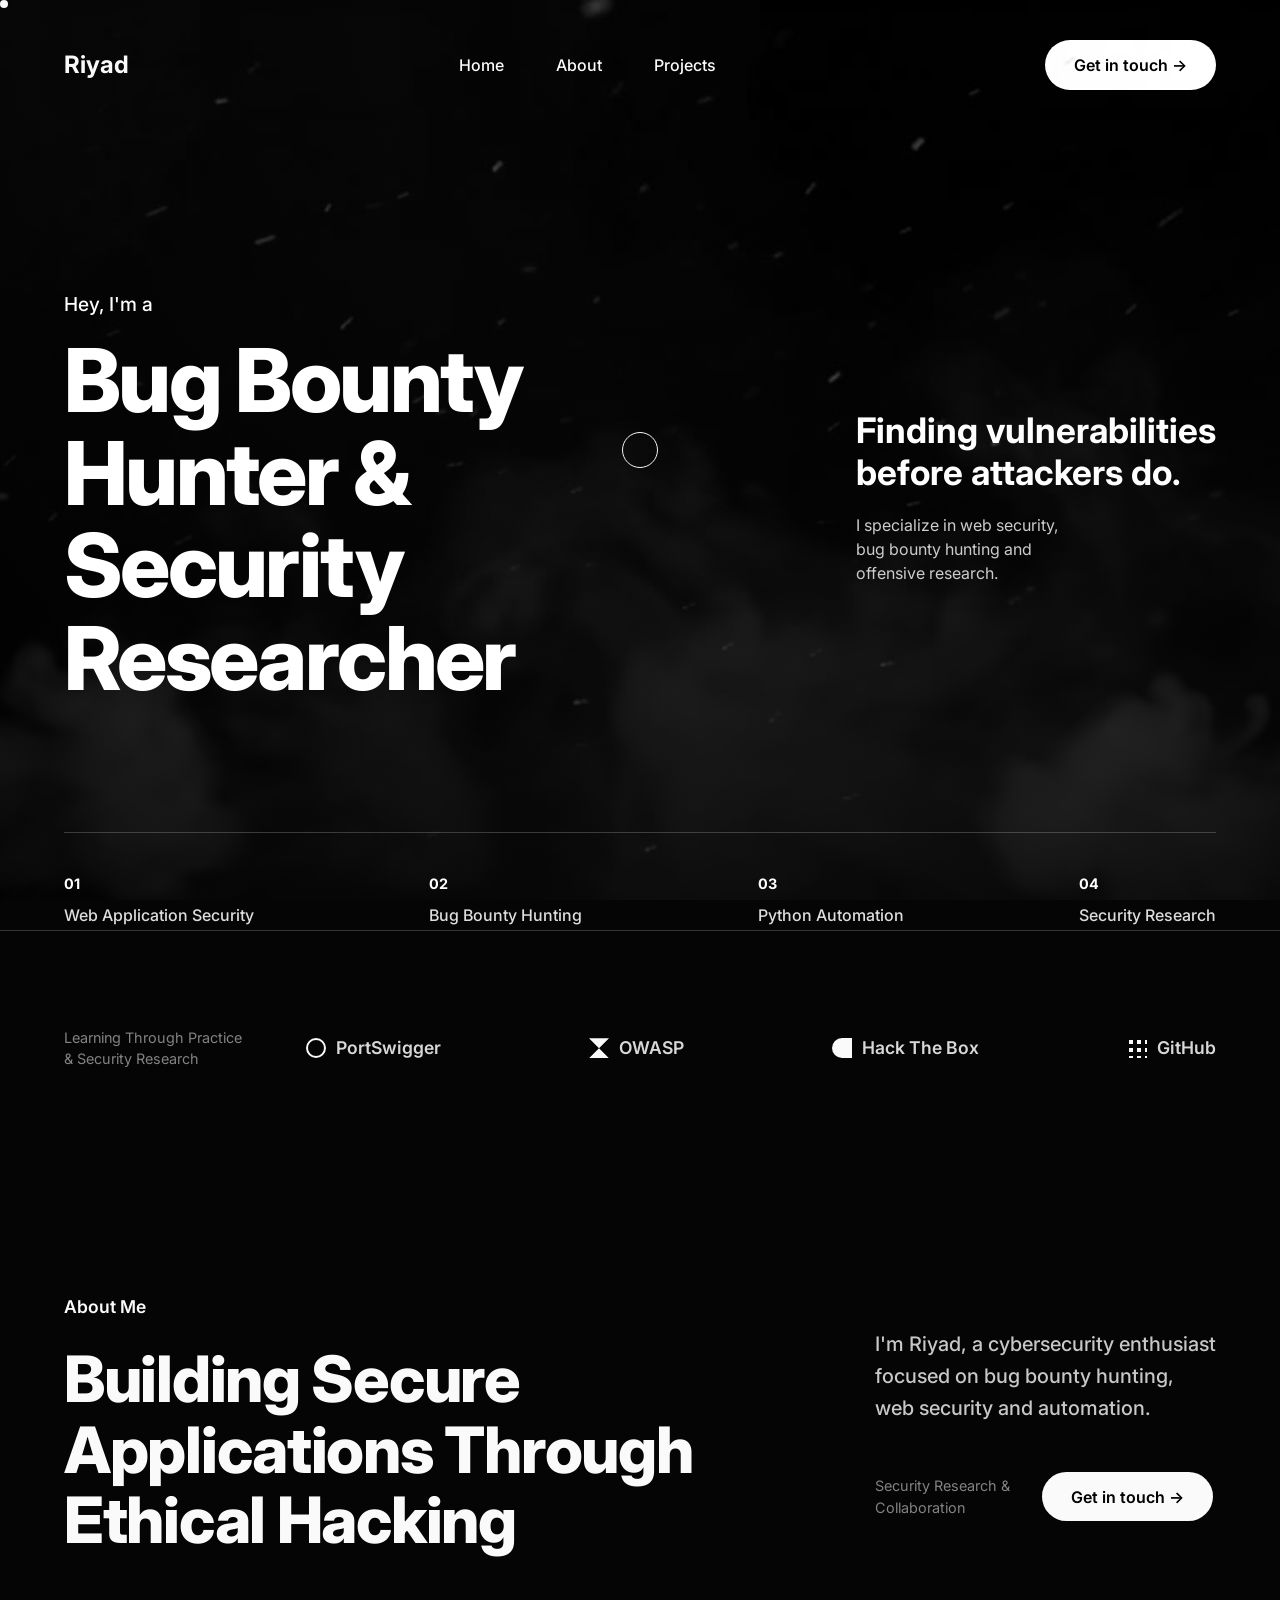
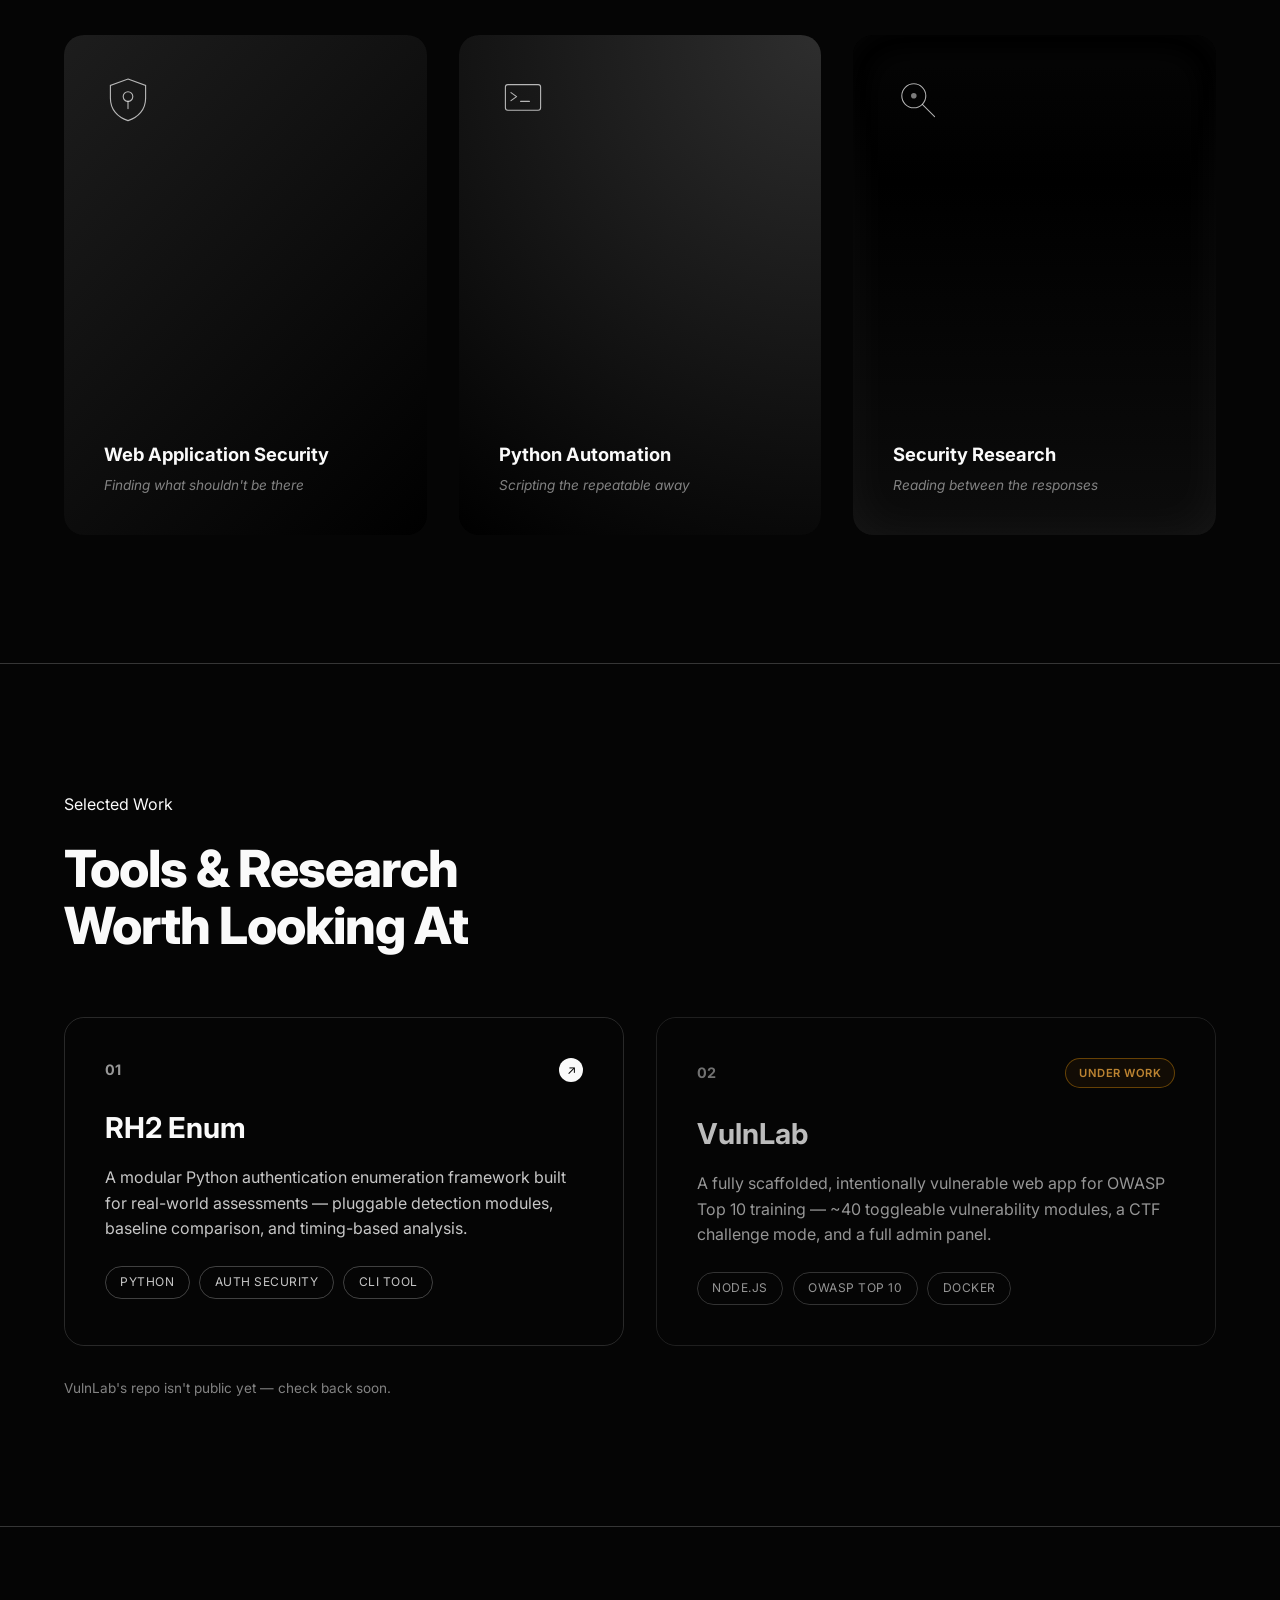
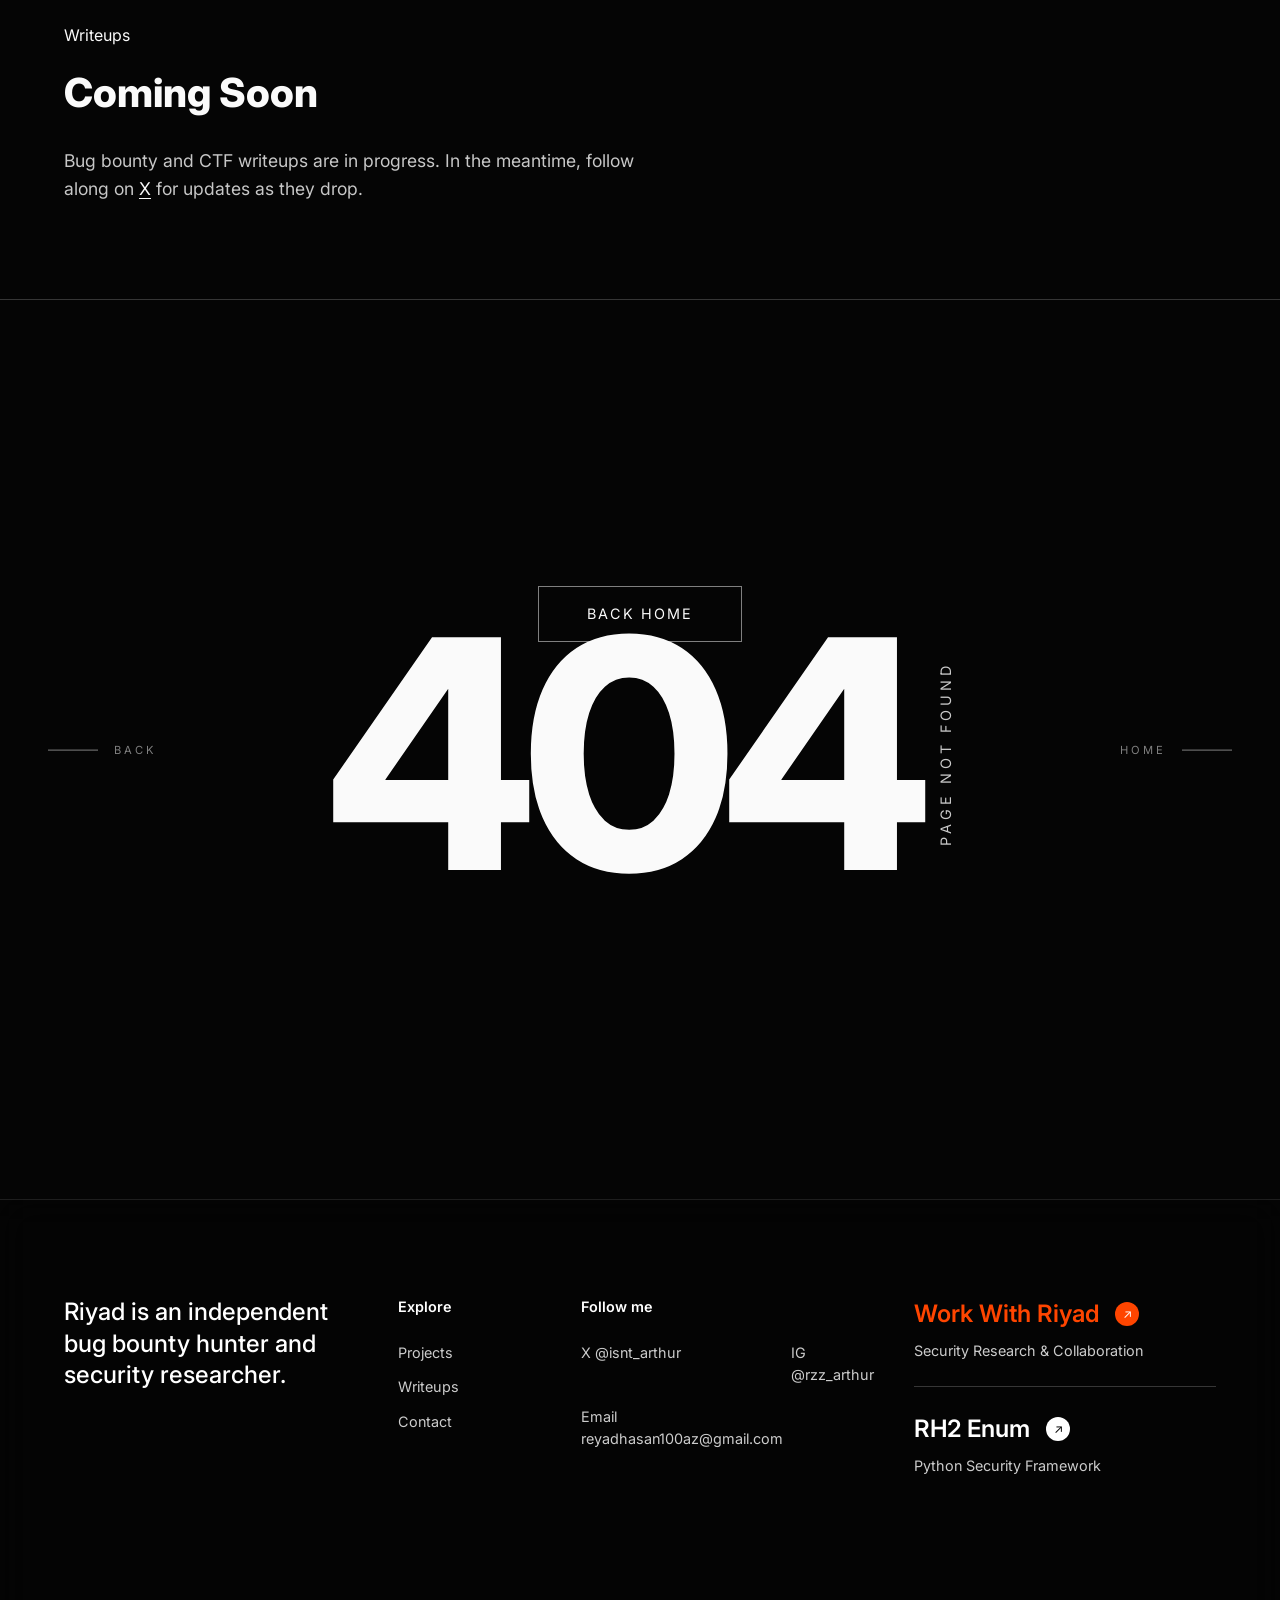
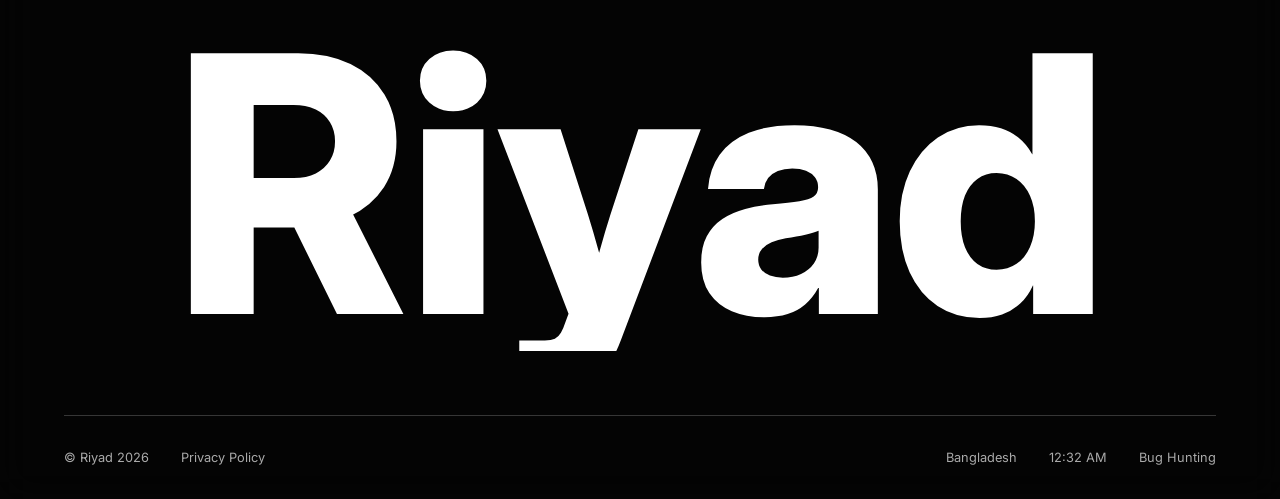
<file: index.html>
<!DOCTYPE html>
<html lang="en">
<head>
    <meta charset="UTF-8">
    <meta name="viewport" content="width=device-width, initial-scale=1.0">
    <title>Riyad - Creative Director</title>
    <link rel="stylesheet" href="styles.css">
    <link href="https://fonts.googleapis.com/css2?family=Inter:wght@400;500;600;700;800&display=swap" rel="stylesheet">
</head>
<body>
    <div class="fixed-bg">
        <canvas id="frameCanvas"></canvas>
        <div class="hero-shadow"></div>
    </div>

            <header class="navbar">
        <div class="logo">Riyad</div>
        <nav class="nav-links">
            <a href="#hero">Home</a>
            <a href="#about">About</a>
            <a href="#projects">Projects</a>
        </nav>
        <a href="mailto:reyadhasan100az@gmail.com" class="btn-primary">Get in touch &rarr;</a>
    </header>

    <section class="hero" id="hero">
        <div class="hero-content">
            <div class="hero-left">
                <p class="subtitle">Hey, I'm a</p>
                <h1 class="title">Bug Bounty<br>Hunter &<br>Security<br>Researcher</h1>
            </div>
            <div class="hero-right">
                <h2>Finding vulnerabilities<br>before attackers do.</h2>
                <p>I specialize in web security,<br>bug bounty hunting and<br>offensive research.</p>
            </div>
        </div>
        
        <div class="hero-bottom">
            <div class="service-item">
                <span class="number">01</span>
                <span class="name">Web Application Security</span>
            </div>
            <div class="service-item">
                <span class="number">02</span>
                <span class="name">Bug Bounty Hunting</span>
            </div>
            <div class="service-item">
                <span class="number">03</span>
                <span class="name">Python Automation</span>
            </div>
            <div class="service-item">
                <span class="number">04</span>
                <span class="name">Security Research</span>
            </div>
        </div>
    </section>

    <section class="brands">
        <p>Learning Through Practice<br>& Security Research</p>
        <div class="brand-logos">
            <div class="brand"><span class="icon circle"></span> PortSwigger</div>
            <div class="brand"><span class="icon hourglass"></span> OWASP</div>
            <div class="brand"><span class="icon half-circle"></span> Hack The Box</div>
            <div class="brand"><span class="icon dots"></span> GitHub</div>
        </div>
    </section>

    <section class="behind-designs" id="about">
        <div class="bd-header">
            <div class="bd-left">
                <p class="section-subtitle">About Me</p>
                <h2 class="section-title">Building Secure<br>Applications Through<br>Ethical Hacking</h2>
            </div>
            <div class="bd-right">
                <p class="description">I'm Riyad, a cybersecurity enthusiast<br>focused on bug bounty hunting,<br>web security and automation.</p>
                <div class="action-area">
                    <p class="small-text">Security Research &<br>Collaboration</p>
                    <a href="mailto:reyadhasan100az@gmail.com" class="btn-primary">Get in touch &rarr;</a>
                </div>
            </div>
        </div>

        <div class="image-grid">
            <div class="grid-item img-1">
                <svg class="grid-icon" viewBox="0 0 60 60" fill="none" xmlns="http://www.w3.org/2000/svg">
                    <path d="M30 5 L52 13 V29 C52 43 43 53 30 57 C17 53 8 43 8 29 V13 Z" stroke="rgba(255,255,255,0.7)" stroke-width="1.4"/>
                    <circle cx="30" cy="27" r="6" stroke="rgba(255,255,255,0.7)" stroke-width="1.4"/>
                    <path d="M30 33 V42" stroke="rgba(255,255,255,0.7)" stroke-width="1.4" stroke-linecap="round"/>
                </svg>
                <div class="grid-caption">
                    <span class="grid-title">Web Application Security</span>
                    <span class="grid-sub">Finding what shouldn't be there</span>
                </div>
            </div>
            <div class="grid-item img-2">
                <svg class="grid-icon" viewBox="0 0 60 60" fill="none" xmlns="http://www.w3.org/2000/svg">
                    <rect x="8" y="12" width="44" height="32" rx="3" stroke="rgba(255,255,255,0.7)" stroke-width="1.4"/>
                    <path d="M15 22 L22 27 L15 32" stroke="rgba(255,255,255,0.7)" stroke-width="1.4" stroke-linecap="round" stroke-linejoin="round"/>
                    <path d="M27 33 H38" stroke="rgba(255,255,255,0.7)" stroke-width="1.4" stroke-linecap="round"/>
                </svg>
                <div class="grid-caption">
                    <span class="grid-title">Python Automation</span>
                    <span class="grid-sub">Scripting the repeatable away</span>
                </div>
            </div>
            <div class="grid-item img-3">
                <svg class="grid-icon" viewBox="0 0 60 60" fill="none" xmlns="http://www.w3.org/2000/svg">
                    <circle cx="26" cy="26" r="15" stroke="rgba(255,255,255,0.7)" stroke-width="1.4"/>
                    <path d="M37 37 L52 52" stroke="rgba(255,255,255,0.7)" stroke-width="1.4" stroke-linecap="round"/>
                    <circle cx="26" cy="26" r="3.5" fill="rgba(255,255,255,0.5)"/>
                </svg>
                <div class="grid-caption">
                    <span class="grid-title">Security Research</span>
                    <span class="grid-sub">Reading between the responses</span>
                </div>
            </div>
        </div>
    </section>

    <section class="projects" id="projects">
        <div class="section-header">
            <p class="section-subtitle">Selected Work</p>
            <h2 class="section-title">Tools & Research<br>Worth Looking At</h2>
        </div>

        <div class="project-list">
            <a href="https://github.com/RH2-1/RH2-Enum" target="_blank" rel="noopener" class="project-card">
                <div class="project-top">
                    <span class="project-index">01</span>
                    <span class="cta-icon">&#8599;</span>
                </div>
                <h3 class="project-name">RH2 Enum</h3>
                <p class="project-desc">A modular Python authentication enumeration framework built for real-world assessments — pluggable detection modules, baseline comparison, and timing-based analysis.</p>
                <div class="project-tags">
                    <span>Python</span>
                    <span>Auth Security</span>
                    <span>CLI Tool</span>
                </div>
            </a>

            <div class="project-card project-card--wip">
                <div class="project-top">
                    <span class="project-index">02</span>
                    <span class="wip-badge">Under Work</span>
                </div>
                <h3 class="project-name">VulnLab</h3>
                <p class="project-desc">A fully scaffolded, intentionally vulnerable web app for OWASP Top 10 training — ~40 toggleable vulnerability modules, a CTF challenge mode, and a full admin panel.</p>
                <div class="project-tags">
                    <span>Node.js</span>
                    <span>OWASP Top 10</span>
                    <span>Docker</span>
                </div>
            </div>
        </div>
        <p class="project-note">VulnLab's repo isn't public yet — check back soon.</p>
    </section>

    <section class="writeups" id="writeups">
        <div class="writeups-inner">
            <p class="section-subtitle">Writeups</p>
            <h2 class="section-title">Coming Soon</h2>
            <p class="writeups-text">Bug bounty and CTF writeups are in progress. In the meantime, follow along on <a href="https://x.com/isnt_arthur" target="_blank" rel="noopener">X</a> for updates as they drop.</p>
        </div>
    </section>

    <section class="error-404">
        <a href="javascript:history.back()" class="edge-nav left">
            <span class="line"></span> BACK
        </a>
        <a href="#hero" class="edge-nav right">
            HOME <span class="line"></span>
        </a>
        
        <div class="error-content">
            <a href="#hero" class="btn-outline">BACK HOME</a>
            <div class="error-title-wrapper">
                <h1 class="error-title">404</h1>
                <div class="vertical-text">PAGE NOT FOUND</div>
            </div>
        </div>
    </section>


    <footer class="site-footer">
        <div class="footer-top">
            <div class="footer-col col-about">
                <p>Riyad is an independent<br>bug bounty hunter and<br>security researcher.</p>
            </div>
            <div class="footer-col col-explore">
                <h4>Explore</h4>
                <a href="#projects">Projects</a>
                <a href="#writeups">Writeups</a>
                <a href="mailto:reyadhasan100az@gmail.com">Contact</a>
            </div>
            <div class="footer-col col-social">
                <h4>Follow me</h4>
                <div class="social-grid">
                    <a href="https://x.com/isnt_arthur" target="_blank" rel="noopener">X @isnt_arthur</a>
                    <a href="https://instagram.com/rzz_arthur" target="_blank" rel="noopener">IG @rzz_arthur</a>
                    <a href="mailto:reyadhasan100az@gmail.com">Email reyadhasan100az@gmail.com</a>
                </div>
            </div>
            <div class="footer-col col-cta">
                <a href="mailto:reyadhasan100az@gmail.com" class="cta-block">
                    <div class="cta-header">
                        <span class="cta-title" style="color: #ff4500;">Work With Riyad</span>
                        <span class="cta-icon" style="background: #ff4500; color: #fff;">&#8599;</span>
                    </div>
                    <span class="cta-sub">Security Research & Collaboration</span>
                </a>
                <div class="cta-divider"></div>
                <a href="https://github.com/RH2-1/RH2-Enum" target="_blank" rel="noopener" class="cta-block">
                    <div class="cta-header">
                        <span class="cta-title">RH2 Enum</span>
                        <span class="cta-icon">&#8599;</span>
                    </div>
                    <span class="cta-sub">Python Security Framework</span>
                </a>
            </div>
        </div>

        <div class="footer-middle">
            <h1 class="huge-text">Riyad</h1>
        </div>

        <div class="footer-bottom">
            <div class="fb-left">
                <span>&copy; Riyad <span id="currentYear">2026</span></span>
                <a href="mailto:reyadhasan100az@gmail.com">Privacy Policy</a>
            </div>
            <div class="fb-right">
                <span>Bangladesh</span>
                <span id="bdTime">--:--</span>
                <span>Bug Hunting</span>
            </div>
        </div>
    </footer>

    <script src="frames.js"></script>
    <script src="animation.js"></script>
    <script src="cursor.js"></script>
</body>
</html>
</file>
<file: styles.css>
:root {
    --bg-color: #050505;
    --bg-card: #151515;
    --text-color: #ffffff;
    --text-muted: #888888;
}

* {
    margin: 0;
    padding: 0;
    box-sizing: border-box;
}

html {
    scroll-behavior: smooth;
}

body {
    font-family: 'Inter', sans-serif;
    background-color: var(--bg-color);
    color: var(--text-color);
    line-height: 1.5;
    overflow-x: hidden;
}

/* Background Animation */
.fixed-bg {
    position: fixed;
    top: 0;
    left: 0;
    right: 0;
    bottom: 0;
    z-index: 0;
    background-color: #000;
    pointer-events: none;
}

#frameCanvas {
    position: absolute;
    top: 0;
    left: 0;
    width: 100%;
    height: 100%;
    display: block;
    z-index: 0;
}

.hero-shadow {
    position: absolute;
    top: 0; left: 0; right: 0; bottom: 0;
    background: radial-gradient(circle at top, rgba(0,0,0,0) 0%, rgba(0,0,0,0.85) 100%);
    pointer-events: none;
    z-index: 1;
}

@keyframes splitMove {
    0% { background-position: 100% 0; }
    100% { background-position: 0% 0; }
}

/* Navbar */
.navbar {
    display: flex;
    justify-content: space-between;
    align-items: center;
    padding: 2.5rem 5%;
    position: relative;
    z-index: 10;
    mix-blend-mode: difference;
    color: #fff;
}

.logo {
    font-weight: 700;
    font-size: 1.5rem;
}

.nav-links a {
    color: #fff;
    text-decoration: none;
    margin: 0 1.5rem;
    font-weight: 500;
    transition: opacity 0.3s;
}

.nav-links a:hover {
    opacity: 0.7;
}

.btn-primary {
    display: inline-block;
    background-color: #fff;
    color: #000;
    border: none;
    padding: 0.8rem 1.8rem;
    border-radius: 50px;
    font-weight: 600;
    cursor: pointer;
    transition: transform 0.3s, background-color 0.3s;
    font-family: inherit;
    text-decoration: none;
}

.btn-primary:hover {
    transform: translateY(-2px);
    background-color: #eee;
}

/* Hero Section */
.hero {
    position: relative;
    padding: 6rem 5% 4rem;
    height: calc(100vh - 100px); /* Fill the rest of the sticky container */
    display: flex;
    flex-direction: column;
    justify-content: space-between;
    z-index: 2;
}

.hero-content {
    display: flex;
    justify-content: space-between;
    align-items: center;
    mix-blend-mode: difference;
    color: #fff;
    margin-top: 4rem;
}

.hero-left .subtitle {
    font-size: 1.2rem;
    font-weight: 500;
    margin-bottom: 1rem;
}

.hero-left .title {
    font-size: 5.5rem;
    font-weight: 800;
    line-height: 1.05;
    letter-spacing: -0.03em;
}

.hero-right {
    max-width: 420px;
}

.hero-right h2 {
    font-size: 2.2rem;
    font-weight: 700;
    margin-bottom: 1.2rem;
    line-height: 1.2;
}

.hero-right p {
    font-size: 1rem;
    color: #ccc;
}

.hero-bottom {
    display: flex;
    justify-content: space-between;
    margin-top: 8rem;
    mix-blend-mode: difference;
    color: #fff;
    border-top: 1px solid rgba(255,255,255,0.2);
    padding-top: 2.5rem;
}

.service-item {
    display: flex;
    flex-direction: column;
}

.service-item .number {
    font-size: 0.9rem;
    font-weight: 700;
    margin-bottom: 0.5rem;
}

.service-item .name {
    font-size: 1rem;
    font-weight: 500;
    color: #ddd;
}

/* Brands Section */
.brands {
    position: relative;
    z-index: 1;
    padding: 6rem 5%;
    display: flex;
    justify-content: space-between;
    align-items: center;
    border-top: 1px solid rgba(255,255,255,0.2);
    mix-blend-mode: difference;
    color: #fff;
}

.brands > p {
    font-size: 0.9rem;
    color: var(--text-muted);
    margin-right: 4rem;
    min-width: 150px;
}

.brand-logos {
    display: flex;
    justify-content: space-between;
    flex: 1;
}

.brand {
    display: flex;
    align-items: center;
    font-weight: 600;
    font-size: 1.1rem;
    color: #ddd;
}

.brand .icon {
    display: inline-block;
    width: 20px;
    height: 20px;
    margin-right: 10px;
    background-color: #fff;
}

/* Creating CSS logos for brands */
.brand:nth-child(1) .icon { border-radius: 50%; background: transparent; border: 2px solid #fff; }
.brand:nth-child(2) .icon { clip-path: polygon(0% 0%, 100% 0%, 50% 50%, 100% 100%, 0% 100%, 50% 50%); }
.brand:nth-child(3) .icon { border-radius: 50% 0 0 50%; }
.brand:nth-child(4) .icon { background: radial-gradient(circle, #fff 40%, transparent 40%) repeat; background-size: 8px 8px; }

/* Behind Designs */
.behind-designs {
    position: relative;
    z-index: 1;
    padding: 8rem 5%;
    background-color: transparent;
    mix-blend-mode: difference;
    color: #fff;
}

.bd-header {
    display: flex;
    justify-content: space-between;
    margin-bottom: 5rem;
}

.bd-left .section-subtitle {
    color: var(--text-color);
    font-weight: 600;
    margin-bottom: 1.5rem;
    font-size: 1.1rem;
}

.bd-left .section-title {
    font-size: 4rem;
    font-weight: 800;
    line-height: 1.1;
    letter-spacing: -0.02em;
}

.bd-right {
    max-width: 450px;
    display: flex;
    flex-direction: column;
    justify-content: center;
}

.bd-right .description {
    font-size: 1.25rem;
    font-weight: 500;
    color: #ccc;
    margin-bottom: 3rem;
    line-height: 1.6;
}

.action-area {
    display: flex;
    align-items: center;
    gap: 2rem;
}

.action-area .small-text {
    font-size: 0.9rem;
    color: #888;
}

/* Image Grid */
.image-grid {
    display: grid;
    grid-template-columns: repeat(3, 1fr);
    gap: 2rem;
}

.grid-item {
    height: 500px;
    background-color: var(--bg-card);
    border-radius: 20px;
    position: relative;
    overflow: hidden;
    transition: transform 0.4s ease, box-shadow 0.4s ease;
    display: flex;
    flex-direction: column;
    justify-content: space-between;
    padding: 2.5rem;
}

.grid-item:hover {
    transform: translateY(-10px);
    box-shadow: 0 20px 50px rgba(0,0,0,0.4);
}

.grid-icon {
    width: 48px;
    height: 48px;
}

.grid-caption {
    display: flex;
    flex-direction: column;
    gap: 0.4rem;
}

.grid-title {
    font-size: 1.15rem;
    font-weight: 700;
    color: #fff;
}

.grid-sub {
    font-size: 0.85rem;
    color: rgba(255,255,255,0.5);
    font-style: italic;
}

/* Minimalist gradients behind each icon card */
.img-1 {
    background: linear-gradient(135deg, #222, #050505);
}

.img-2 {
    background: radial-gradient(circle at top right, #333, #050505);
}

.img-3 {
    background: linear-gradient(to top, #111, #000);
    box-shadow: inset 0 0 50px rgba(255,255,255,0.05);
}

/* Projects Section */
.projects {
    position: relative;
    z-index: 1;
    padding: 8rem 5%;
    mix-blend-mode: difference;
    color: #fff;
    border-top: 1px solid rgba(255,255,255,0.2);
}

.section-header {
    margin-bottom: 4rem;
}

.projects .section-title {
    font-size: 3.2rem;
    font-weight: 800;
    line-height: 1.1;
    letter-spacing: -0.02em;
    margin-top: 1.5rem;
}

.project-list {
    display: grid;
    grid-template-columns: 1fr 1fr;
    gap: 2rem;
}

.project-card {
    display: block;
    padding: 2.5rem;
    border: 1px solid rgba(255,255,255,0.15);
    border-radius: 20px;
    text-decoration: none;
    color: #fff;
    transition: transform 0.4s ease, border-color 0.3s ease;
}

.project-card:hover {
    transform: translateY(-10px);
    border-color: rgba(255,255,255,0.4);
}

.project-top {
    display: flex;
    justify-content: space-between;
    align-items: center;
    margin-bottom: 1.5rem;
}

.project-index {
    font-size: 0.9rem;
    font-weight: 700;
    opacity: 0.6;
}

.project-name {
    font-size: 1.8rem;
    font-weight: 700;
    margin-bottom: 1rem;
}

.project-desc {
    font-size: 1rem;
    color: #ccc;
    line-height: 1.6;
    margin-bottom: 1.5rem;
}

.project-tags {
    display: flex;
    gap: 0.6rem;
    flex-wrap: wrap;
}

.project-tags span {
    font-size: 0.75rem;
    letter-spacing: 0.5px;
    text-transform: uppercase;
    padding: 0.4rem 0.9rem;
    border: 1px solid rgba(255,255,255,0.25);
    border-radius: 50px;
    color: #ccc;
}

.project-note {
    margin-top: 2rem;
    font-size: 0.85rem;
    color: var(--text-muted);
}

.project-card--wip {
    cursor: default;
    opacity: 0.75;
}

.project-card--wip:hover {
    transform: none;
    border-color: rgba(255,255,255,0.15);
}

.wip-badge {
    font-size: 0.7rem;
    font-weight: 600;
    letter-spacing: 0.5px;
    text-transform: uppercase;
    padding: 0.35rem 0.8rem;
    border-radius: 50px;
    border: 1px solid rgba(255, 165, 0, 0.5);
    color: #ffb347;
    background: rgba(255, 165, 0, 0.08);
}

/* Writeups Section */
.writeups {
    position: relative;
    z-index: 1;
    padding: 6rem 5%;
    mix-blend-mode: difference;
    color: #fff;
    border-top: 1px solid rgba(255,255,255,0.2);
}

.writeups-inner {
    max-width: 600px;
}

.writeups .section-title {
    font-size: 2.5rem;
    font-weight: 800;
    margin: 1rem 0 1.5rem;
}

.writeups-text {
    font-size: 1.1rem;
    color: #ccc;
    line-height: 1.6;
}

.writeups-text a {
    color: #fff;
    text-decoration: underline;
    text-underline-offset: 3px;
}

/* Custom Cursor */
body.custom-cursor-active,
body.custom-cursor-active a,
body.custom-cursor-active button {
    cursor: none;
}

.cursor-dot,
.cursor-ring {
    position: fixed;
    top: 0;
    left: 0;
    pointer-events: none;
    z-index: 9999;
    border-radius: 50%;
    mix-blend-mode: difference;
    will-change: transform;
}

.cursor-dot {
    width: 8px;
    height: 8px;
    background: #fff;
    transition: opacity 0.2s ease, width 0.3s ease, height 0.3s ease;
}

.cursor-dot--active {
    width: 4px;
    height: 4px;
}

.cursor-ring {
    width: 36px;
    height: 36px;
    border: 1px solid #fff;
    transition: width 0.3s ease, height 0.3s ease, opacity 0.2s ease, border-color 0.3s ease;
}

.cursor-ring--active {
    width: 68px;
    height: 68px;
    border-color: rgba(255,255,255,0.9);
    background: rgba(255,255,255,0.06);
}

/* 404 Section */
.error-404 {
    position: relative;
    z-index: 1;
    height: 100vh;
    display: flex;
    justify-content: center;
    align-items: center;
    mix-blend-mode: difference;
    color: #fff;
    overflow: hidden;
    border-top: 1px solid rgba(255,255,255,0.2);
}

.error-content {
    display: flex;
    flex-direction: column;
    align-items: center;
    position: relative;
}

.btn-outline {
    border: 1px solid rgba(255, 255, 255, 0.5);
    padding: 1rem 3rem;
    color: #fff;
    text-decoration: none;
    font-size: 0.9rem;
    letter-spacing: 2px;
    margin-bottom: -3rem; /* Overlap slightly with 404 */
    z-index: 2;
    background: transparent;
    transition: background 0.3s, color 0.3s;
    text-transform: uppercase;
}

.btn-outline:hover {
    background: #fff;
    color: #000;
}

.error-title-wrapper {
    display: flex;
    align-items: center;
    position: relative;
}

.error-title {
    font-size: clamp(10rem, 25vw, 30rem);
    font-weight: 800;
    line-height: 1;
    letter-spacing: -0.05em;
    margin: 0;
}

.vertical-text {
    writing-mode: vertical-rl;
    transform: rotate(180deg);
    font-size: 0.9rem;
    letter-spacing: 4px;
    margin-left: 1rem;
    text-transform: uppercase;
    opacity: 0.8;
}

.edge-nav {
    position: absolute;
    top: 50%;
    transform: translateY(-50%);
    display: flex;
    align-items: center;
    font-size: 0.7rem;
    letter-spacing: 3px;
    opacity: 0.5;
    text-transform: uppercase;
    color: inherit;
    text-decoration: none;
    transition: opacity 0.3s;
}

.edge-nav:hover {
    opacity: 0.9;
}

.edge-nav.left {
    left: 2rem;
}

.edge-nav.right {
    right: 2rem;
}

.edge-nav .line {
    width: 50px;
    height: 1px;
    background-color: #fff;
    margin: 0 1rem;
}

/* Footer Section */
.site-footer {
    position: relative;
    z-index: 1;
    padding: 6rem 5% 2rem;
    color: #fff;
    display: flex;
    flex-direction: column;
    justify-content: space-between;
    min-height: 100vh;
    background: rgba(5, 5, 5, 0.55);
    backdrop-filter: blur(18px);
    -webkit-backdrop-filter: blur(18px);
    border-top: 1px solid rgba(255,255,255,0.1);
}

.footer-top {
    display: grid;
    grid-template-columns: 2fr 1fr 2fr 2fr;
    gap: 2rem;
    margin-bottom: 4rem;
}

.footer-col h4 {
    font-size: 0.9rem;
    font-weight: 600;
    margin-bottom: 1.5rem;
}

.footer-col a {
    color: #ccc;
    text-decoration: none;
    display: block;
    margin-bottom: 0.8rem;
    font-size: 0.9rem;
    transition: color 0.3s;
}

.footer-col a:hover {
    color: #fff;
}

.col-about p {
    font-size: 1.5rem;
    font-weight: 500;
    line-height: 1.3;
    max-width: 300px;
}

.social-grid {
    display: grid;
    grid-template-columns: 1fr 1fr;
    gap: 0.5rem;
}

.cta-block {
    display: flex;
    flex-direction: column;
    text-decoration: none !important;
}

.cta-header {
    display: flex;
    align-items: center;
    gap: 1rem;
    margin-bottom: 0.5rem;
}

.cta-title {
    font-size: 1.5rem;
    font-weight: 600;
    color: #fff;
}

.cta-icon {
    display: inline-flex;
    justify-content: center;
    align-items: center;
    width: 24px;
    height: 24px;
    border-radius: 50%;
    background: #fff;
    color: #000;
    font-size: 12px;
}

.cta-sub {
    font-size: 0.9rem;
    color: #ccc;
}

.cta-divider {
    height: 1px;
    background: rgba(255,255,255,0.2);
    margin: 1.5rem 0;
}

.footer-middle {
    flex-grow: 1;
    display: flex;
    align-items: center;
    justify-content: center;
    overflow: hidden;
    margin: 4rem 0;
}

.huge-text {
    font-size: 28vw;
    font-weight: 800;
    line-height: 0.75;
    letter-spacing: -0.01em;
    margin: 0;
}

.footer-bottom {
    display: flex;
    justify-content: space-between;
    align-items: center;
    font-size: 0.8rem;
    color: #aaa;
    border-top: 1px solid rgba(255,255,255,0.2);
    padding-top: 2rem;
}

.fb-left, .fb-right {
    display: flex;
    gap: 2rem;
}

.fb-left a {
    color: #aaa;
    text-decoration: none;
}
.fb-left a:hover {
    color: #fff;
}
</file>
